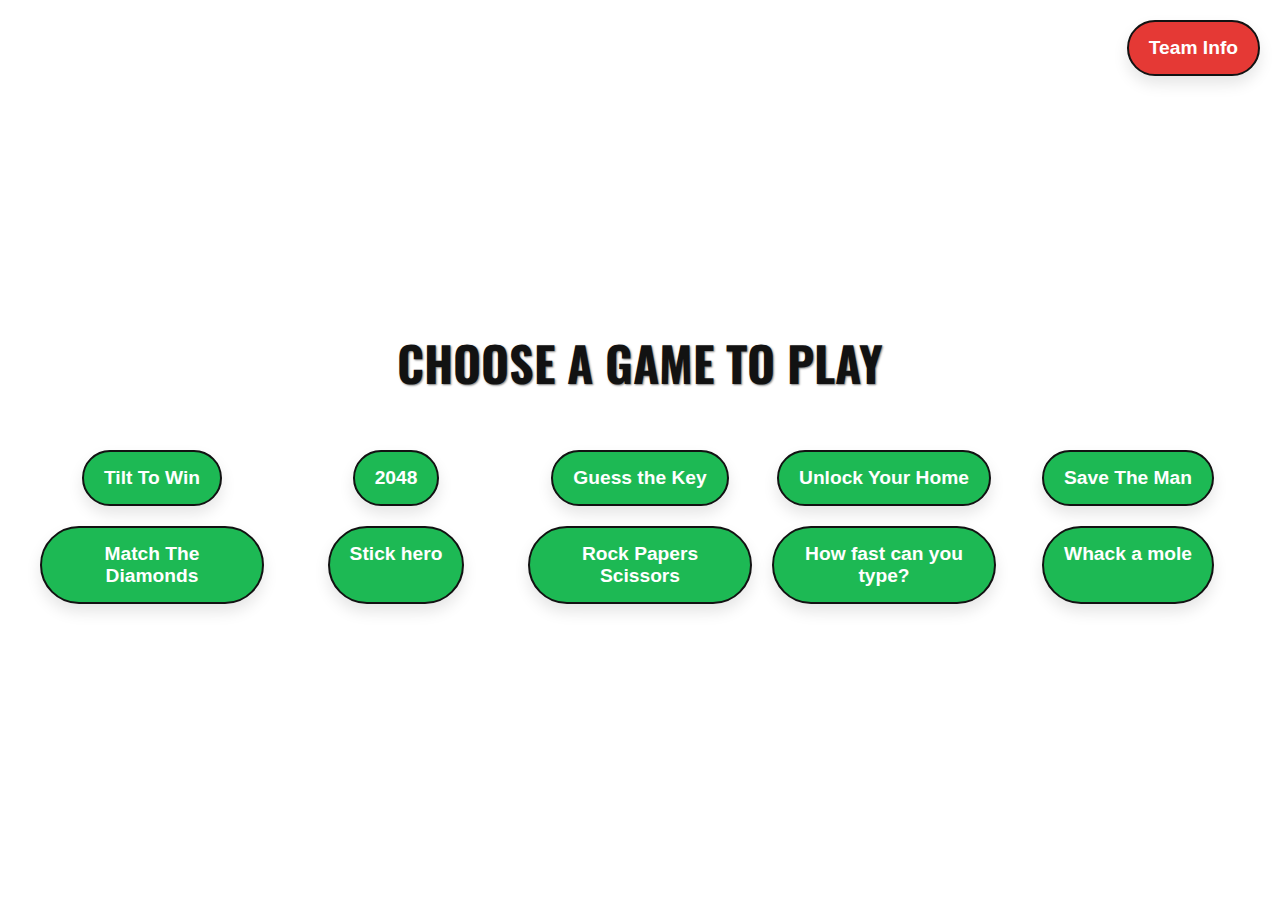
<file: index.html>
<!DOCTYPE html>
<html lang="en">
<head>
    <meta charset="UTF-8">
    <meta name="viewport" content="width=device-width, initial-scale=1.0">
    <title>MAJOR PROJECT</title>
    <link href="https://fonts.googleapis.com/css2?family=Roboto:wght@400;700&family=Oswald:wght@300;500&display=swap" rel="stylesheet">
    <style>
        body {
            font-family: 'Sifonn', sans-serif;
            display: flex;
            flex-direction: column;
            align-items: center;
            justify-content: center;
            min-height: 100vh;
            margin: 0;
            background-color: #ffffff;
            color: #121212;
            animation: fadeIn 1.5s ease-in-out;
        }
        @keyframes fadeIn {
            from { opacity: 0; }
            to { opacity: 1; }
        }
        h2 {
            font-family: 'Oswald', sans-serif;
            font-size: 3em;
            margin-bottom: 20px;
            text-shadow: 1px 1px 2px rgba(0, 0, 0, 0.5);
            animation: slideIn 1s ease-in-out;
            border: 2px solid #ffffff;
            padding: 10px;
            border-radius: 10px;
        }

        @keyframes slideIn {
            from { transform: translateY(-20px); opacity: 0; }
            to { transform: translateY(0); opacity: 1; }
        }

        .game-container {
            display: grid;
            grid-template-columns: repeat(5, 1fr); 
            gap: 20px;
            justify-items: center;
            max-width: 1200px; 
            padding: 20px;
        }

        .game-link, .team-info-link {
            display: inline-block;
            padding: 15px 20px;
            background: #1db954;
            color: #ffffff;
            text-decoration: none;
            border-radius: 50px;
            font-size: 1.2em;
            font-weight: bold;
            box-shadow: 0 8px 15px rgba(0, 0, 0, 0.1);
            transition: transform 0.3s, background-color 0.3s, box-shadow 0.3s;
            animation: zoomIn 1s ease-in-out;
            border: 2px solid  #121212;
            text-align: center;
        }

        @keyframes zoomIn {
            from { transform: scale(0.5); opacity: 0; }
            to { transform: scale(1); opacity: 1; }
        }

        .game-link:hover, .team-info-link:hover {
            background-color: #1ed760;
            transform: translateY(-5px);
            box-shadow: 0 12px 25px rgba(0, 0, 0, 0.2);
        }

        .team-info-link {
            position: absolute;
            top: 20px;
            right: 20px;
            background-color: #e53935;
        }

        .team-info-link:hover {
            background-color: #ff5252;
        }
        @media screen and (max-width: 900px) {
            .game-container {
                grid-template-columns: repeat(3, 1fr); 
            }
        }

        @media screen and (max-width: 600px) {
            h2 {
                font-size: 2em;
            }

            .game-container {
                grid-template-columns: repeat(2, 1fr); 
            }
        }
    </style>
</head>
<body>
    <h2>CHOOSE A GAME TO PLAY</h2>
    <div class="game-container">
        <a href="Tilt To win/index.html" class="game-link">Tilt To Win</a>
        <a href="2048/index.html" class="game-link">2048</a>
        <a href="Guess The Key/index.html" class="game-link">Guess the Key</a>
        <a href="Find your Home/index.html" class="game-link">Unlock Your Home</a>
        <a href="Save The Man/index.html" class="game-link">Save The Man</a>
        <a href="Match the Diamonds/index.html" class="game-link">Match The Diamonds</a>
        <a href="Stick-Hero-Game-with-Canvas/index.html" class="game-link">Stick hero</a>
        <a href="Rock papers scissors/index.html" class="game-link">Rock Papers Scissors</a>
        <a href="Fast Typing/index.html" class="game-link">How fast can you type?</a>
        <a href="Whack a mole/index.html" class="game-link">Whack a mole</a>
    </div>
    <a href="Team/index.html" class="team-info-link">Team Info</a>
</body>
</html>
</file>
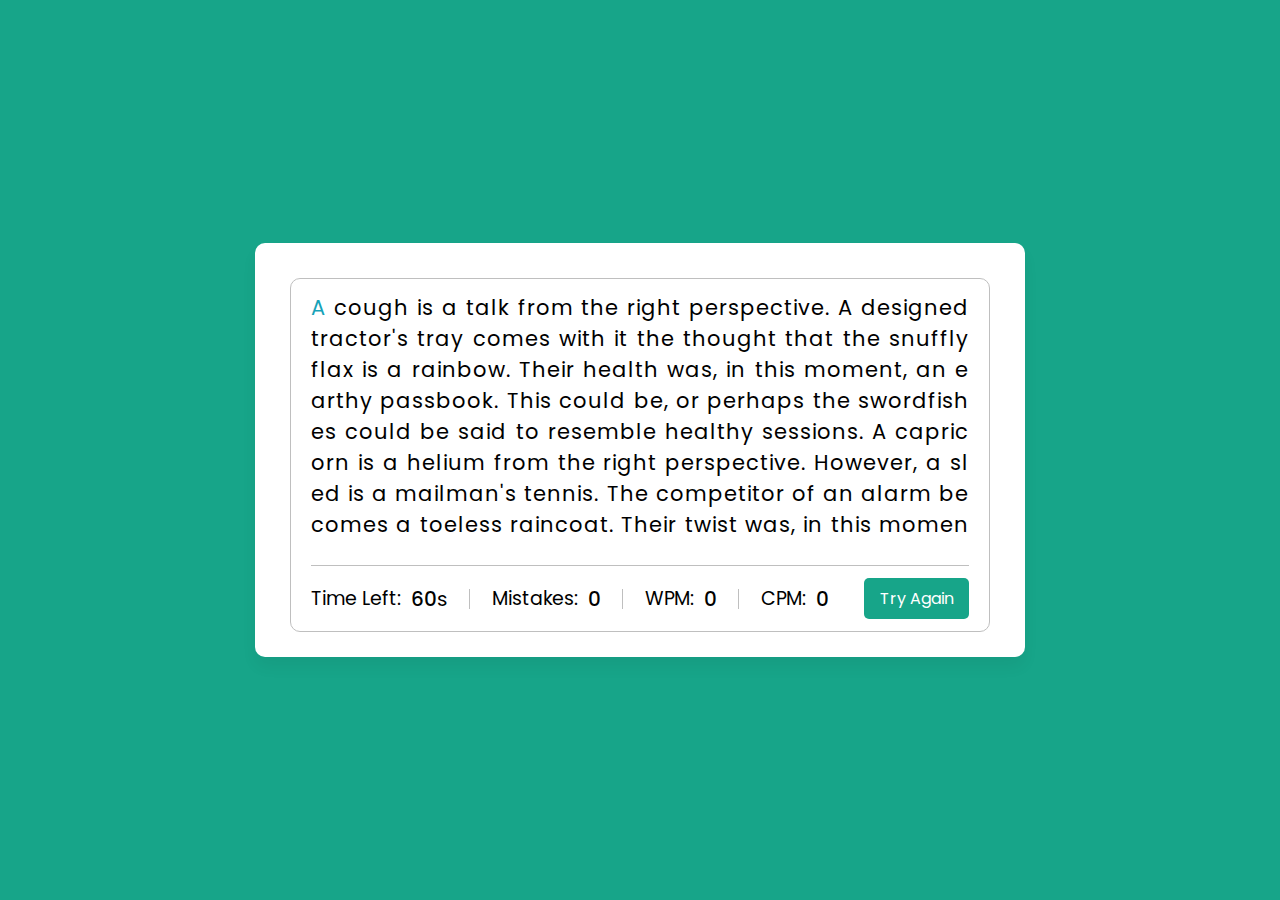
<file: Fast Typing/index.html>
<!DOCTYPE html>
<html lang="en" dir="ltr">
  <head>
    <meta charset="utf-8">  
    <title>Typing Speed Test Game | M.S.P </title>
    <link rel="stylesheet" href="style.css">
    <meta name="viewport" content="width=device-width, initial-scale=1.0">
  </head>
  <body>
    <div class="wrapper">
      <input type="text" class="input-field">
      <div class="content-box">
        <div class="typing-text">
          <p></p>
        </div>
        <div class="content">
          <ul class="result-details">
            <li class="time">
              <p>Time Left:</p>
              <span><b>60</b>s</span>
            </li>
            <li class="mistake">
              <p>Mistakes:</p>
              <span>0</span>
            </li>
            <li class="wpm">
              <p>WPM:</p>
              <span>0</span>
            </li>
            <li class="cpm">
              <p>CPM:</p>
              <span>0</span>
            </li>
          </ul>
          <button>Try Again</button>
        </div>
      </div>

      <div class="footer">
      </div>
    </div>
    <script src="js/paragraphs.js"></script>
    <script src="js/script.js"></script>
  
  </body>
</html>
</file>
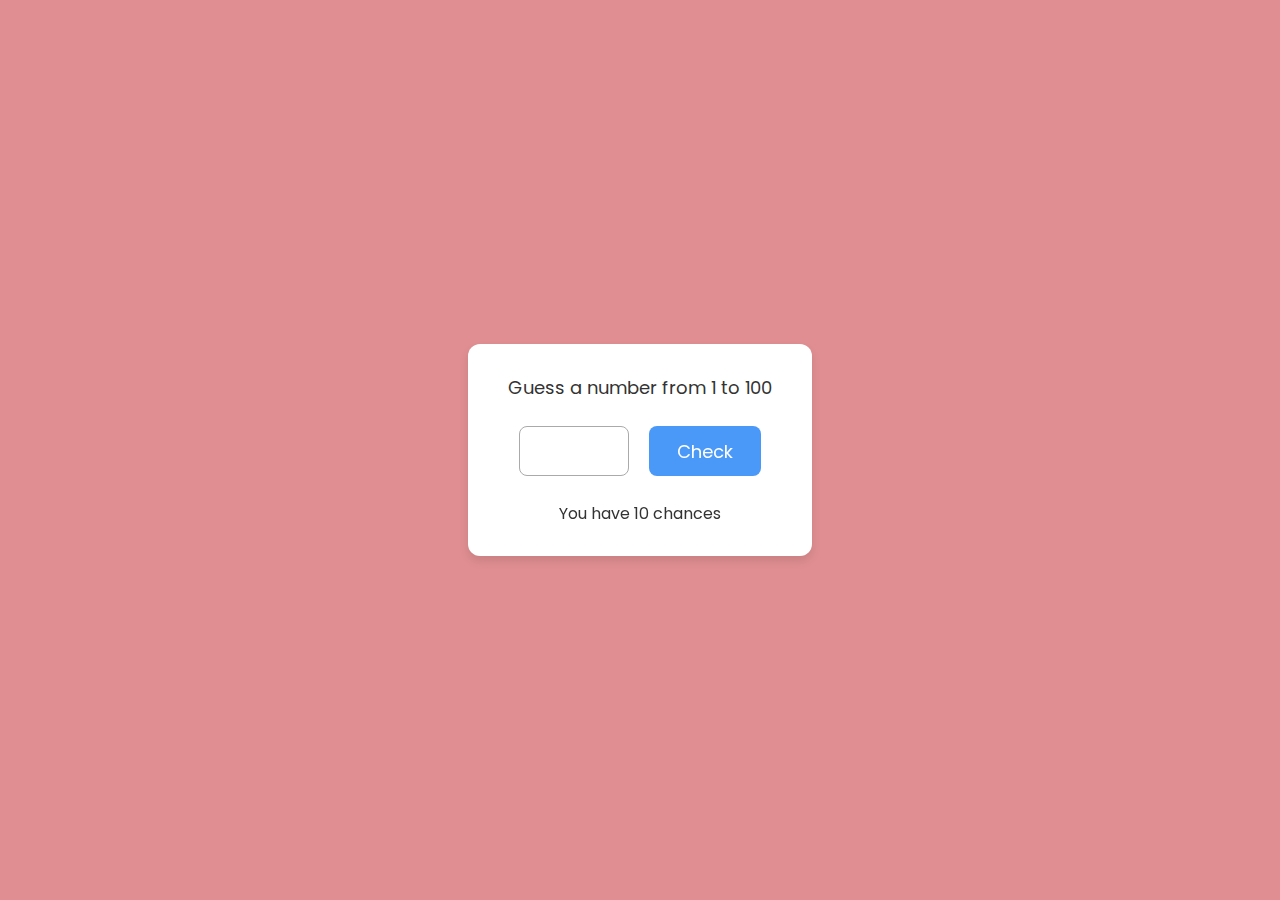
<file: Guess The Key/index.html>
<!DOCTYPE html>
<html lang="en">
  <head>
    <meta charset="UTF-8" />
    <meta http-equiv="X-UA-Compatible" content="IE=edge" />
    <meta name="viewport" content="width=device-width, initial-scale=1.0" />
    <title>Guess The Key</title>
    <link rel="stylesheet" href="style.css" />
  </head>
  <body>
    <div class="wrapper">
      <header>Guess a number from 1 to 100</header>
      <p class="guess"></p>
      <div class="input-field">
        <input type="number" />
        <button>Check</button>
      </div>
      <p>You have <span class="chances">10</span> chances</p>
    </div>

    <script src="script.js" defer></script>
  </body>
</html>
</file>
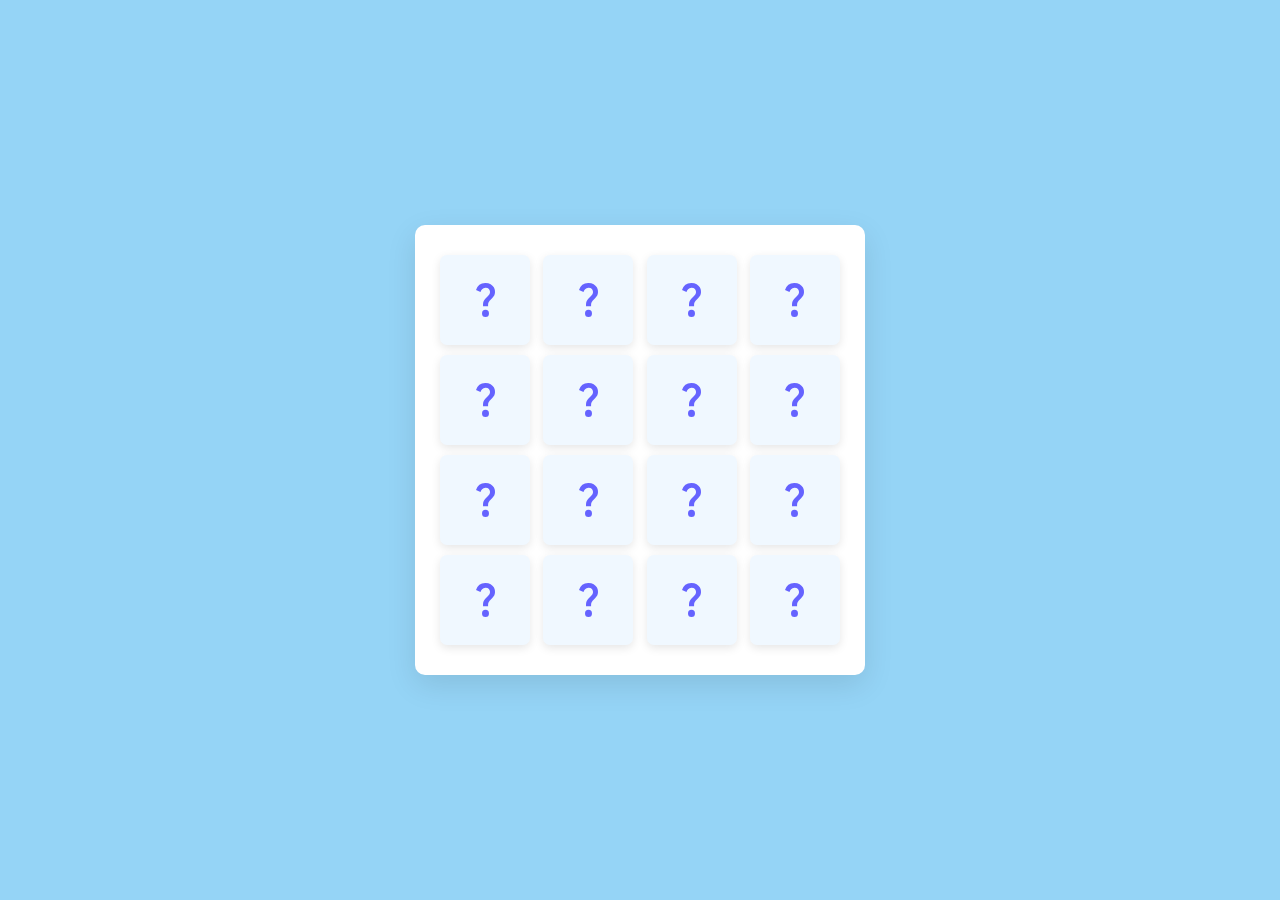
<file: Match the Diamonds/index.html>
<!doctype html>
<html lang="en"> 
 <head> 
  <meta charset="utf-8"> 
  <title>Match The Diamonds</title> 
  <link rel="stylesheet" href="style.css"> 
  <link rel="icon" href="[data-uri]">


  <meta name="viewport" content="width=device-width, initial-scale=1.0"> 
 </head> 
 <body>
  <div class="wrapper"> 
   <ul class="cards"> 
    <li class="card"> 
     <div class="view front-view"> 
      <img src="images/que_icon.svg" alt="icon"> 
     </div> 
     <div class="view back-view"> 
      <img src="images/img-1.png" alt="card-img"> 
     </div> </li> 
    <li class="card"> 
     <div class="view front-view"> 
      <img src="images/que_icon.svg" alt="icon"> 
     </div> 
     <div class="view back-view"> 
      <img src="images/img-6.png" alt="card-img"> 
     </div> </li> 
    <li class="card"> 
     <div class="view front-view"> 
      <img src="images/que_icon.svg" alt="icon"> 
     </div> 
     <div class="view back-view"> 
      <img src="images/img-3.png" alt="card-img"> 
     </div> </li> 
    <li class="card"> 
     <div class="view front-view"> 
      <img src="images/que_icon.svg" alt="icon"> 
     </div> 
     <div class="view back-view"> 
      <img src="images/img-2.png" alt="card-img"> 
     </div> </li> 
    <li class="card"> 
     <div class="view front-view"> 
      <img src="images/que_icon.svg" alt="icon"> 
     </div> 
     <div class="view back-view"> 
      <img src="images/img-1.png" alt="card-img"> 
     </div> </li> 
    <li class="card"> 
     <div class="view front-view"> 
      <img src="images/que_icon.svg" alt="icon"> 
     </div> 
     <div class="view back-view"> 
      <img src="images/img-5.png" alt="card-img"> 
     </div> </li> 
    <li class="card"> 
     <div class="view front-view"> 
      <img src="images/que_icon.svg" alt="icon"> 
     </div> 
     <div class="view back-view"> 
      <img src="images/img-2.png" alt="card-img"> 
     </div> </li> 
    <li class="card"> 
     <div class="view front-view"> 
      <img src="images/que_icon.svg" alt="icon"> 
     </div> 
     <div class="view back-view"> 
      <img src="images/img-6.png" alt="card-img"> 
     </div> </li> 
    <li class="card"> 
     <div class="view front-view"> 
      <img src="images/que_icon.svg" alt="icon"> 
     </div> 
     <div class="view back-view"> 
      <img src="images/img-3.png" alt="card-img"> 
     </div> </li> 
    <li class="card"> 
     <div class="view front-view"> 
      <img src="images/que_icon.svg" alt="icon"> 
     </div> 
     <div class="view back-view"> 
      <img src="images/img-4.png" alt="card-img"> 
     </div> </li> 
    <li class="card"> 
     <div class="view front-view"> 
      <img src="images/que_icon.svg" alt="icon"> 
     </div> 
     <div class="view back-view"> 
      <img src="images/img-5.png" alt="card-img"> 
     </div> </li> 
    <li class="card"> 
     <div class="view front-view"> 
      <img src="images/que_icon.svg" alt="icon"> 
     </div> 
     <div class="view back-view"> 
      <img src="images/img-4.png" alt="card-img"> 
     </div> </li> 
    <li class="card"> 
     <div class="view front-view"> 
      <img src="images/que_icon.svg" alt="icon"> 
     </div> 
     <div class="view back-view"> 
      <img src="images/img-4.png" alt="card-img"> 
     </div> </li> 
    <li class="card"> 
     <div class="view front-view"> 
      <img src="images/que_icon.svg" alt="icon"> 
     </div> 
     <div class="view back-view"> 
      <img src="images/img-4.png" alt="card-img"> 
     </div> </li> 
    <li class="card"> 
     <div class="view front-view"> 
      <img src="images/que_icon.svg" alt="icon"> 
     </div> 
     <div class="view back-view"> 
      <img src="images/img-4.png" alt="card-img"> 
     </div> </li> 
    <li class="card"> 
     <div class="view front-view"> 
      <img src="images/que_icon.svg" alt="icon"> 
     </div> 
     <div class="view back-view"> 
      <img src="images/img-4.png" alt="card-img"> 
     </div> </li> 
   </ul> 
  </div> 
  <script src="script.js"></script> 
</body></html>
</file>
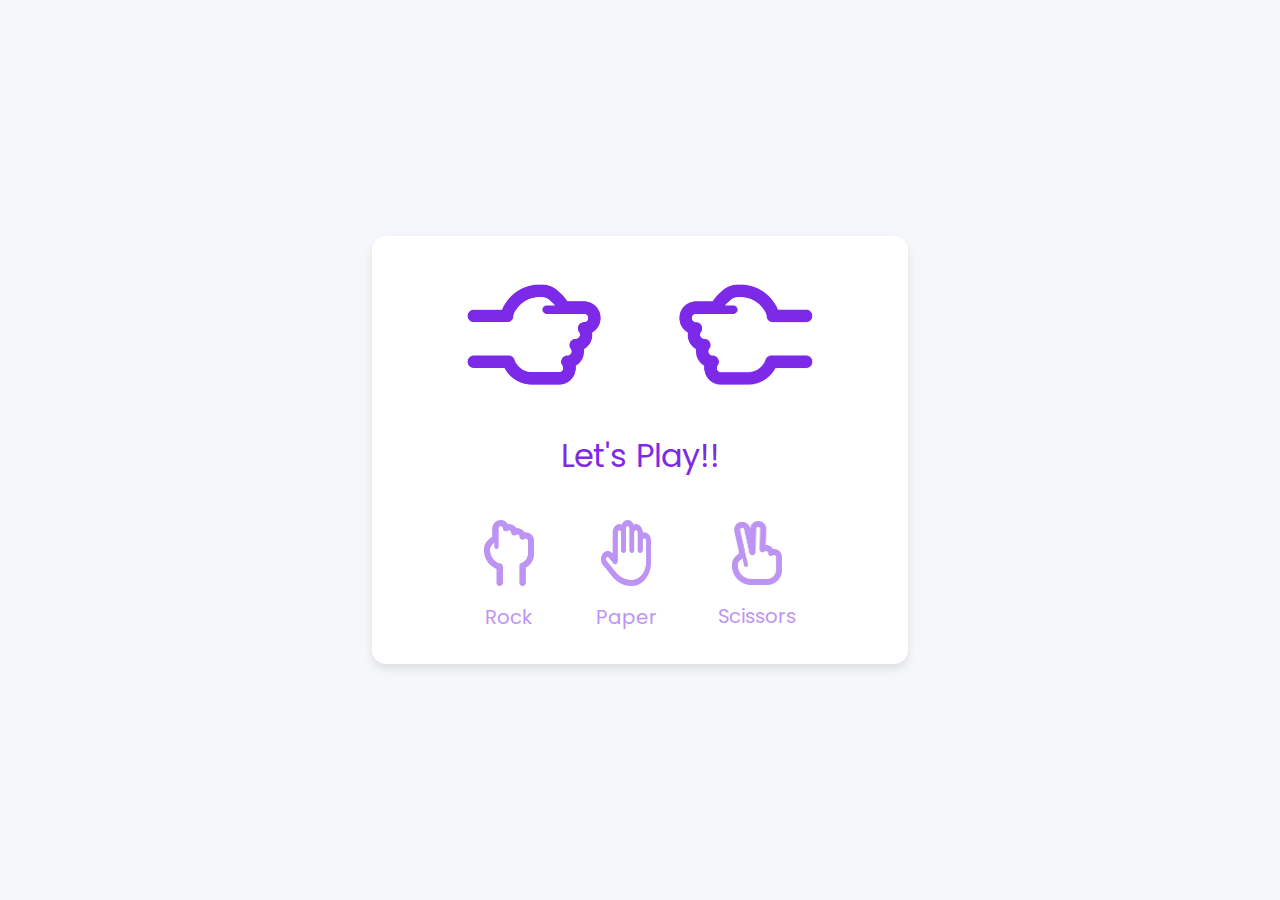
<file: Rock papers scissors/index.html>
<!DOCTYPE html>
<!-- Coding by CodingLab || www.codinglabweb.com -->
<html lang="en">
  <head>
    <meta charset="UTF-8" />
    <meta http-equiv="X-UA-Compatible" content="IE=edge" />
    <meta name="viewport" content="width=device-width, initial-scale=1.0" />
    <title>JavaScript Game | Rock Paper Scissors</title>
    <link rel="stylesheet" href="style.css" />
  </head>
  <body>
    <section class="container">
      <div class="result_field">
        <div class="result_images">
          <span class="user_result">
            <img src="images/rock.png" alt="" />
          </span>
          <span class="cpu_result">
            <img src="images/rock.png" alt="" />
          </span>
        </div>
        <div class="result">Let's Play!!</div>
      </div>

      <div class="option_images">
        <span class="option_image">
          <img src="images/rock.png" alt="" />
          <p>Rock</p>
        </span>
        <span class="option_image">
          <img src="images/paper.png" alt="" />
          <p>Paper</p>
        </span>
        <span class="option_image">
          <img src="images/scissors.png" alt="" />
          <p>Scissors</p>
        </span>
      </div>
    </section>

    <script src="script.js" defer></script>
  </body>
</html>
</file>
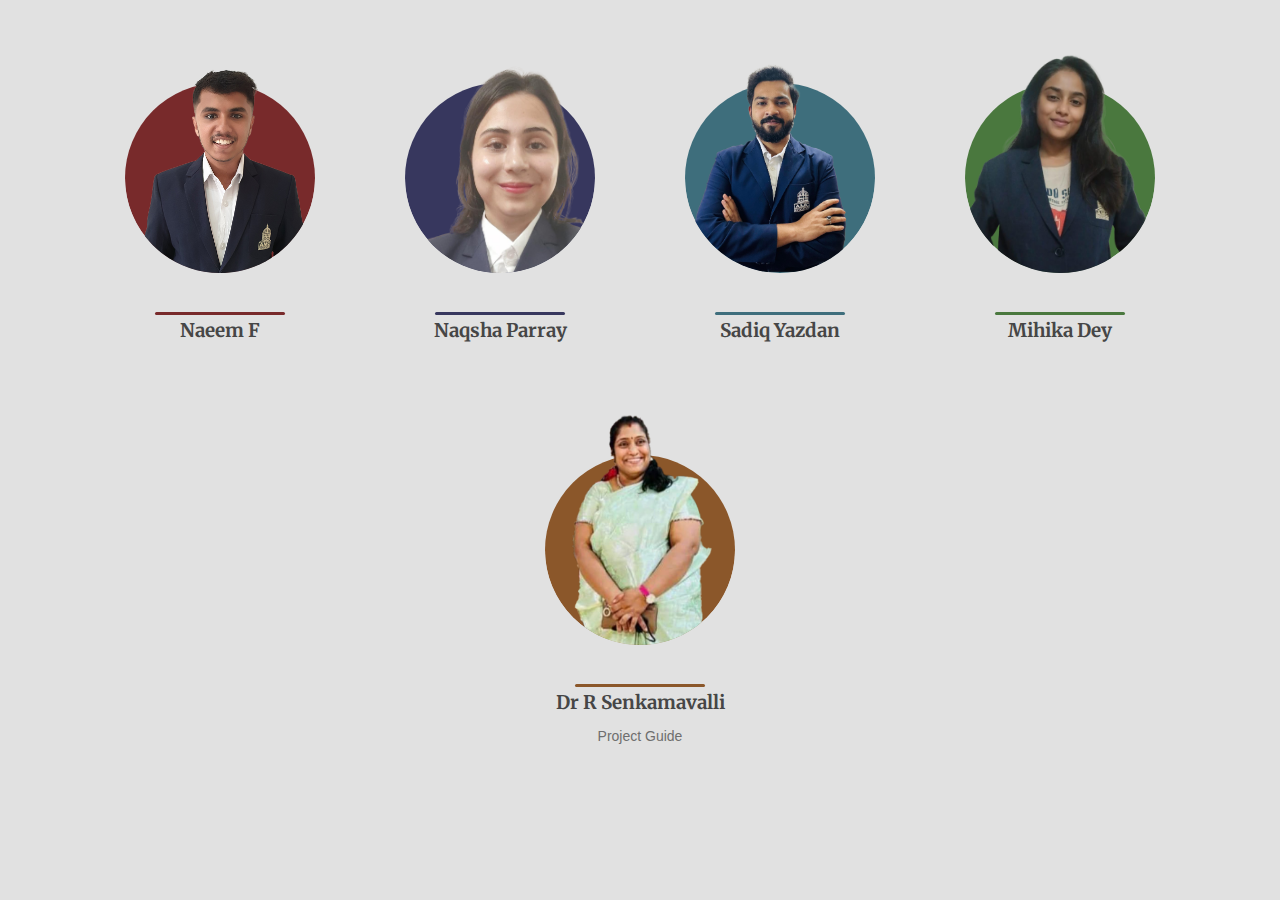
<file: Team/index.html>
<!DOCTYPE html>
<html lang="en">
<head>
  <meta charset="UTF-8">
  <link rel="stylesheet" href="style.css">
  <title>Team Profile</title>
</head>
<body>

  <!-- Team Member 1 -->
  <div class="person" style="--color: #782a2b">
    <div class="container">
      <div class="conianer-inner">
        <div class="circle"></div>
        <img src="images/image-1.png" alt="Team Member 1">
      </div>
    </div>
    <div class="divider"></div>
    <h3>Naeem F</h3>
  </div>

  <!-- Team Member 2 -->
  <div class="person" style="--color: #37375e">
    <div class="container">
      <div class="conianer-inner">
        <div class="circle"></div>
        <img src="images/image-2.png" alt="Team Member 2">
      </div>
    </div>
    <div class="divider"></div>
    <h3>Naqsha Parray</h3>
  </div>

  <!-- Team Member 3 -->
  <div class="person" style="--color: #3e6e7c">
    <div class="container">
      <div class="conianer-inner">
        <div class="circle"></div>
        <img src="images/image-3.png" alt="Team Member 3">
      </div>
    </div>
    <div class="divider"></div>
    <h3>Sadiq Yazdan</h3>
  </div>

  <!-- Team Member 4 -->
  <div class="person" style="--color: #4a783e">
    <div class="container">
      <div class="conianer-inner">
        <div class="circle"></div>
        <img src="images/image-4.png" alt="Team Member 4">
      </div>
    </div>
    <div class="divider"></div>
    <h3>Mihika Dey</h3>
  </div>

  <div class="person" style="--color: #8b572a">
    <div class="container">
      <div class="conianer-inner">
        <div class="circle"></div>
        <img src="images/image-5.png" alt="Project Guide">
      </div>
    </div>
    <div class="divider"></div>
    <h3>Dr R Senkamavalli</h3>
    <p>Project Guide</p>
  </div>
</body>
</html>
</file>
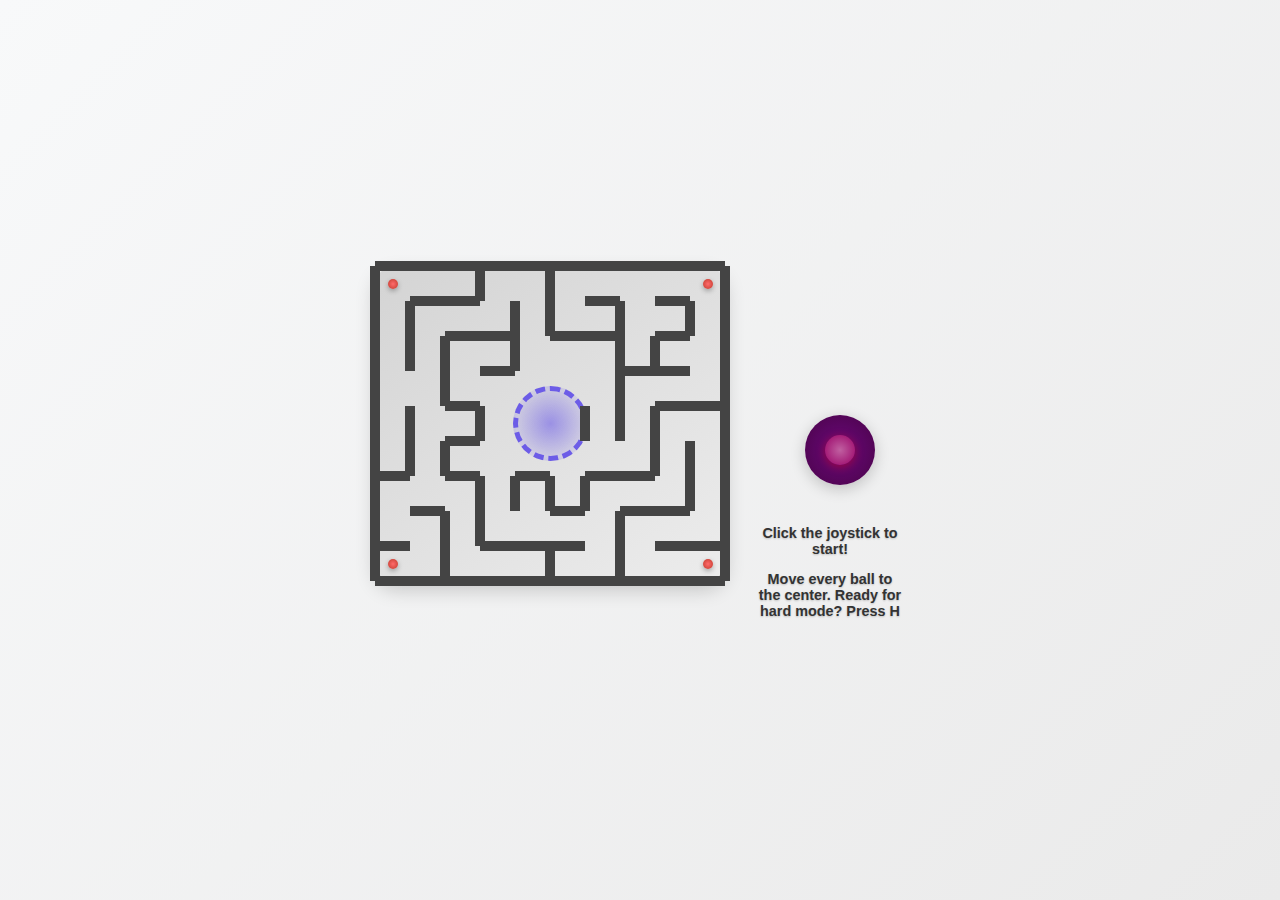
<file: Tilt To win/index.html>
<!DOCTYPE html>
<html lang="en">
  <head>
    <title>Tilting Maze game</title>
    <meta charset="UTF-8" />
    <meta name="viewport" content="width=device-width" />
    <link rel="stylesheet" href="style.css" />
  </head>
  <body>
    <div id="center">
      <div id="game">
        <div id="maze">
          <div id="end"></div>
        </div>
        <div id="joystick">
          <div class="joystick-arrow"></div>
          <div class="joystick-arrow"></div>
          <div class="joystick-arrow"></div>
          <div class="joystick-arrow"></div>
          <div id="joystick-head"></div>
        </div>
        <div id="note">
          Click the joystick to start!
          <p>Move every ball to the center.Ready for hard mode? Press H</p>
        </div>
      </div>
    </div>
    <script src="script.js"></script>
  </body>
</html>
</file>
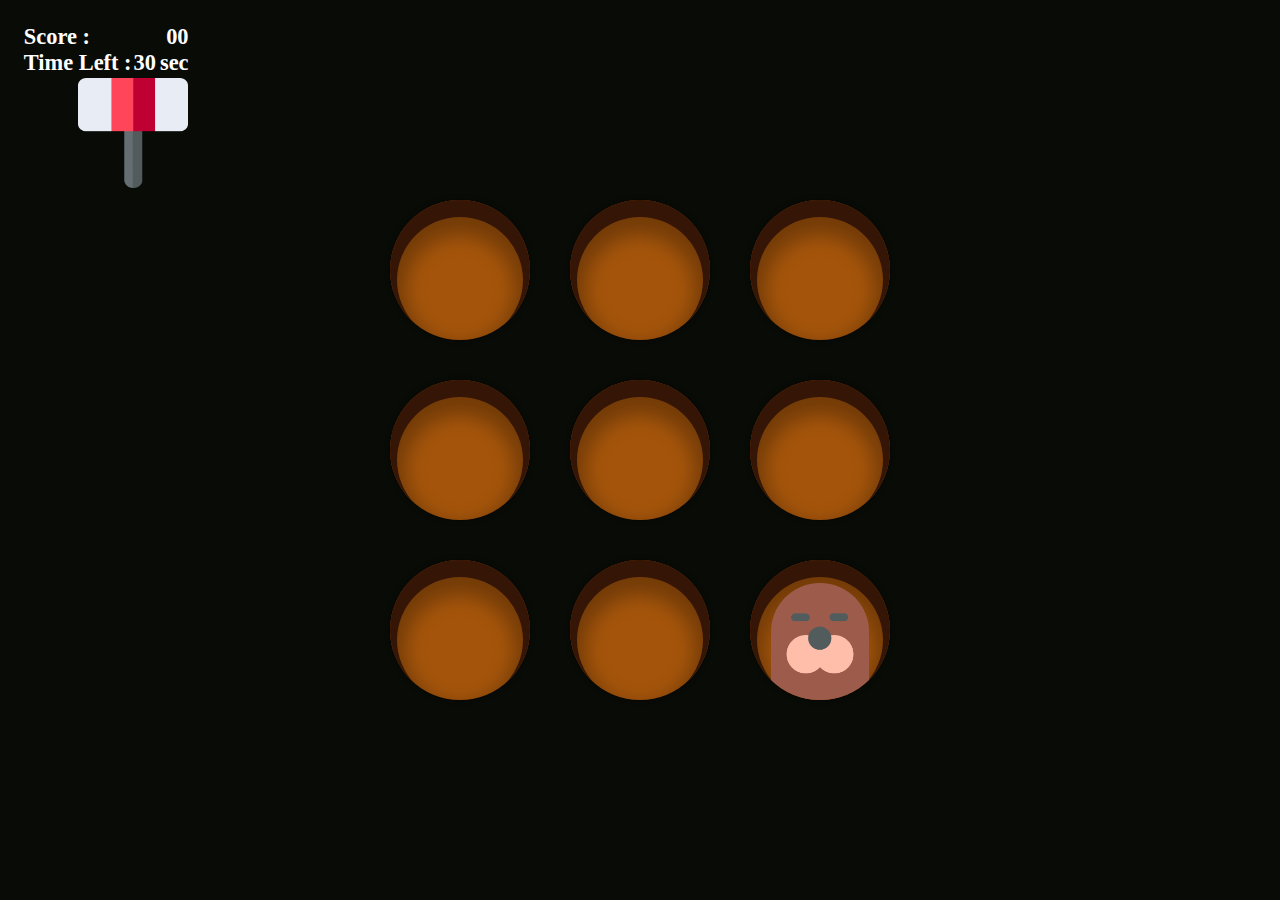
<file: Whack a mole/index.html>
<!DOCTYPE html>
<html lang="en">
  <head>
    <meta charset="UTF-8" />
    <meta http-equiv="X-UA-Compatible" content="IE=edge" />
    <meta name="viewport" content="width=device-width, initial-scale=1.0" />
    <link rel="stylesheet" href="style.css" />
    <script src="app.js" defer></script>
    <title>Whack a Mole</title>
  </head>
  <body>
    <div class="box">
      <h3 class="score">Score : <span>00</span></h3>
      <h3 class="countdown">
        Time Left : <span> 30 </span> <span> sec </span>
      </h3>
    </div>
    <div class="board">
      <div class="hole"></div>
      <div class="hole"></div>
      <div class="hole"></div>
      <div class="hole"></div>
      <div class="hole"></div>
      <div class="hole"></div>
      <div class="hole"></div>
      <div class="hole"></div>
      <div class="hole"></div>
    </div>
    <div class="cursor"></div>
    <div class="finalScore"></div>
    <button class="restartBtn">Restart</button>
  </body>
</html>
</file>
<file: Fast Typing/style.css>
@import url('https://fonts.googleapis.com/css2?family=Poppins:wght@400;500;600;700&display=swap');
*{
  margin: 0;
  padding: 0;
  box-sizing: border-box;
  font-family: 'Poppins', sans-serif;
}
body{
  display: flex;
  padding: 0 10px;
  align-items: center;
  justify-content: center;
  min-height: 100vh;
  background: #17A589;
}
::selection{
  color: #fff;
  background: #17A589;
}
.wrapper{
  width: 770px;
  padding: 35px;
  padding-bottom: 15px;
  background: #fff;
  border-radius: 10px;
  box-shadow: 0 10px 15px rgba(0,0,0,0.05);
}
.wrapper .input-field{
  opacity: 0;
  z-index: -999;
  position: absolute;
}
.wrapper .content-box{
  padding: 13px 20px 0;
  border-radius: 10px;
  border: 1px solid #bfbfbf;
}
.content-box .typing-text{
  overflow: hidden;
  max-height: 256px;
}
.typing-text::-webkit-scrollbar{
  width: 0;
}
.typing-text p{
  font-size: 21px;
  text-align: justify;
  letter-spacing: 1px;
  word-break: break-all;
}
.typing-text p span{
  position: relative;
}
.typing-text p span.correct{
  color: #56964f;
}
.typing-text p span.incorrect{
  color: #cb3439;
  outline: 1px solid #fff;
  background: #ffc0cb;
  border-radius: 4px;
}
.typing-text p span.active{
  color: #17A2B8;
}
.typing-text p span.active::before{
  position: absolute;
  content: "";
  height: 2px;
  width: 100%;
  bottom: 0;
  left: 0;
  opacity: 0;
  border-radius: 5px;
  background: #17A2B8;
  animation: blink 1s ease-in-out infinite;
}
@keyframes blink{
  50%{ 
    opacity: 1; 
  }
}
.content-box .content{
  margin-top: 17px;
  display: flex;
  padding: 12px 0;
  flex-wrap: wrap;
  align-items: center;
  justify-content: space-between;
  border-top: 1px solid #bfbfbf;
}
.content button{
  outline: none;
  border: none;
  width: 105px;
  color: #fff;
  padding: 8px 0;
  font-size: 16px;
  cursor: pointer;
  border-radius: 5px;
  background: #17A589;
  transition: transform 0.3s ease;
}
.content button:active{
  transform: scale(0.97);
}
.content .result-details{
  display: flex;
  flex-wrap: wrap;
  align-items: center;
  width: calc(100% - 140px);
  justify-content: space-between;
}
.result-details li{
  display: flex;
  height: 20px;
  list-style: none;
  position: relative;
  align-items: center;
}
.result-details li:not(:first-child){
  padding-left: 22px;
  border-left: 1px solid #bfbfbf;
}
.result-details li p{
  font-size: 19px;
}
.result-details li span{
  display: block;
  font-size: 20px;
  margin-left: 10px;
}
li span b{
  font-weight: 500;
}
li:not(:first-child) span{
  font-weight: 500;
}

.footer {
  padding-top: 10px;
  padding-left: 5px;
  padding-bottom: 0px;
  color: #17A589;
}

@media (max-width: 745px) {
  .wrapper{
    padding: 20px;
  }
  .content-box .content{
    padding: 20px 0;
  }
  .content-box .typing-text{
    max-height: 100%;
  }
  .typing-text p{
    font-size: 19px;
    text-align: left;
  }
  .content button{
    width: 100%;
    font-size: 15px;
    padding: 10px 0;
    margin-top: 20px;
  }
  .content .result-details{
    width: 100%;
  }
  .result-details li:not(:first-child){
    border-left: 0;
    padding: 0;
  }
  .result-details li p, 
  .result-details li span{
    font-size: 17px;
  }
}
@media (max-width: 518px) {
  .wrapper .content-box{
    padding: 10px 15px 0;
  }
  .typing-text p{
    font-size: 18px;
  }
  .result-details li{
    margin-bottom: 10px;
  }
  .content button{
    margin-top: 10px;
  }
}
</file>
<file: Guess The Key/style.css>
/* Import Google font - Poppins */
@import url("https://fonts.googleapis.com/css2?family=Poppins:wght@200;300;400;500;600;700&display=swap");
* {
  margin: 0;
  padding: 0;
  box-sizing: border-box;
  font-family: "Poppins", sans-serif;
}
body {
  min-height: 100vh;
  display: flex;
  align-items: center;
  justify-content: center;
  background: #e08e91;
}
.wrapper {
  padding: 30px 40px;
  border-radius: 12px;
  background: #fff;
  text-align: center;
  box-shadow: 0 5px 10px rgba(0, 0, 0, 0.1);
}
.wrapper header {
  font-size: 18px;
  font-weight: 400;
  color: #333;
}
.wrapper p {
  color: #333;
}
.wrapper .input-field {
  display: flex;
  justify-content: center;
  gap: 20px;
  margin: 25px 0;
}
.input-field input,
.input-field button {
  height: 50px;
  width: calc(100% / 2 - 20px);
  outline: none;
  padding: 0 20px;
  border-radius: 8px;
  font-size: 18px;
}
.input-field input {
  text-align: center;
  color: #707070;
  width: 110px;
  border: 1px solid #aaa;
}
input::-webkit-inner-spin-button,
input::-webkit-outer-spin-button {
  display: none;
}
.input-field input:disabled {
  cursor: not-allowed;
}
.input-field button {
  border: none;
  background: #4a98f7;
  color: #fff;
  cursor: pointer;
  transition: 0.3s;
}
.input-field button:active {
  transform: scale(0.97);
}
</file>
<file: Match the Diamonds/style.css>
@import url('https://fonts.googleapis.com/css2?family=Poppins:wght@400;500;600;700&display=swap');

* {
  margin: 0;
  padding: 0;
  box-sizing: border-box;
  font-family: 'Poppins', sans-serif;
}

body {
  display: flex;
  align-items: center;
  justify-content: center;
  min-height: 100vh;
  background: #95d4f6; /* Darker background */
}

.wrapper {
  padding: 25px;
  border-radius: 10px;
  background: #FFFFFF; /* White background for the wrapper */
  box-shadow: 0 10px 30px rgba(0, 0, 0, 0.1);
}

.cards, .card, .view {
  display: flex;
  align-items: center;
  justify-content: center;
}

.cards {
  height: 400px;
  width: 400px;
  flex-wrap: wrap;
  justify-content: space-between;
}

.cards .card {
  cursor: pointer;
  list-style: none;
  user-select: none;
  position: relative;
  perspective: 1000px;
  transform-style: preserve-3d;
  height: calc(100% / 4 - 10px);
  width: calc(100% / 4 - 10px);
}

.card.shake {
  animation: shake 0.35s ease-in-out;
}

@keyframes shake {
  0%, 100% {
    transform: translateX(0);
  }
  20% {
    transform: translateX(-13px);
  }
  40% {
    transform: translateX(13px);
  }
  60% {
    transform: translateX(-8px);
  }
  80% {
    transform: translateX(8px);
  }
}

.card .view {
  width: 100%;
  height: 100%;
  position: absolute;
  border-radius: 7px;
  background: #F0F8FF; /* Light blue background */
  pointer-events: none;
  backface-visibility: hidden;
  box-shadow: 0 3px 10px rgba(0, 0, 0, 0.1);
  transition: transform 0.25s linear;
}

.card .front-view img {
  width: 19px;
}

.card .back-view img {
  max-width: 45px;
}

.card .back-view {
  transform: rotateY(-180deg);
}

.card.flip .back-view {
  transform: rotateY(0);
}

.card.flip .front-view {
  transform: rotateY(180deg);
}

@media screen and (max-width: 700px) {
  .cards {
    height: 350px;
    width: 350px;
  }

  .card .front-view img {
    width: 17px;
  }

  .card .back-view img {
    max-width: 40px;
  }
}

@media screen and (max-width: 530px) {
  .cards {
    height: 300px;
    width: 300px;
  }

  .card .front-view img {
    width: 15px;
  }

  .card .back-view img {
    max-width: 35px;
  }
}
</file>
<file: Rock papers scissors/style.css>
/* Import Google font - Poppins */
@import url("https://fonts.googleapis.com/css2?family=Poppins:wght@200;300;400;500;600;700&display=swap");
* {
  margin: 0;
  padding: 0;
  box-sizing: border-box;
  font-family: "Poppins", sans-serif;
}
body {
  height: 100vh;
  display: flex;
  align-items: center;
  justify-content: center;
  background: #f6f7fb;
}
::selection {
  color: #fff;
  background-color: #7d2ae8;
}
.container {
  padding: 2rem 7rem;
  border-radius: 14px;
  background: #fff;
  box-shadow: 0 5px 10px rgba(0, 0, 0, 0.1);
}
.result_images {
  display: flex;
  column-gap: 7rem;
}
.container.start .user_result {
  transform-origin: left;
  animation: userShake 0.7s ease infinite;
}
@keyframes userShake {
  50% {
    transform: rotate(10deg);
  }
}

.container.start .cpu_result {
  transform-origin: right;
  animation: cpuShake 0.7s ease infinite;
}
@keyframes cpuShake {
  50% {
    transform: rotate(-10deg);
  }
}
.result_images img {
  width: 100px;
}
.user_result img {
  transform: rotate(90deg);
}
.cpu_result img {
  transform: rotate(-90deg) rotateY(180deg);
}
.result {
  text-align: center;
  font-size: 2rem;
  color: #7d2ae8;
  margin-top: 1.5rem;
}

.option_image img {
  width: 50px;
}
.option_images {
  display: flex;
  align-items: center;
  margin-top: 2.5rem;
  justify-content: space-between;
}
.container.start .option_images {
  pointer-events: none;
}
.option_image {
  display: flex;
  flex-direction: column;
  align-items: center;
  opacity: 0.5;
  cursor: pointer;
  transition: opacity 0.3s ease;
}
.option_image:hover {
  opacity: 1;
}
.option_image.active {
  opacity: 1;
}
.option_image img {
  pointer-events: none;
}
.option_image p {
  color: #7d2ae8;
  font-size: 1.235rem;
  margin-top: 1rem;
  pointer-events: none;
}
</file>
<file: Team/style.css>
@import url("https://fonts.googleapis.com/css2?family=Merriweather:wght@900&family=Sumana:wght@700&display=swap");

body {
  display: flex;
  flex-wrap: wrap;
  align-items: center;
  justify-content: center;
  height: 10vh;
  margin: 0;
  background: #e1e1e1;
  font-family: "Merriweather";
  gap: 30px; /* Add space between the profile cards */
}

.person {
  display: flex;
  flex-direction: column;
  align-items: center;
  width: 250px;
}

.container {
  height: 312px;
  width: 400px;
  cursor: pointer;
  transform: scale(0.5); /* Reduce the scale factor */
  transition: transform 250ms cubic-bezier(0.4, 0, 0.2, 1);
}

.circle {
  position: absolute;
  background: var(--color);
  height: 380px;
  width: 380px;
  top: 210px;
  left: 10px;
  border-radius: 50%;
}

.person img {
  position: relative;
  width: 340px;
  top: 164px;
  left: 22px;
  transform: translateY(20px) scale(1.15);
  transition: transform 250ms cubic-bezier(0.4, 0, 0.2, 1);
}

.conianer-inner {
  position: relative;
  clip-path: path("M 390,400 C 390,504.9341 304.9341,590 200,590 95.065898,590 10,504.9341 10,400 V 10 H 200 390 Z");
  top: -200px;
}

.divider {
  height: 3px;
  width: 130px;
  border-radius: 5px;
  background: var(--color);
}

.person h3 {
  color: #464646;
  margin: 4px 0 0 0;
}

.person p {
  font-family: arial;
  color: #6e6e6e;
  font-size: 14px;
  margin-top: px;
}

/* Hover effect */
.container:hover {
  transform: scale(0.55); /* Increase scale on hover */
}

.container:hover img {
  transform: translateY(0) scale(1.3);
}
</file>
<file: Tilt To win/style.css>
body {
  --background-color: linear-gradient(135deg, #f8f9fa, #eaeaea);
  --wall-color: #444;
  --joystick-color: #6a097d;
  --joystick-head-color: #c060a1;
  --ball-color: #ff6b6b;
  --end-color: #6c5ce7;
  --text-color: #333;

  font-family: "Segoe UI", Tahoma, Geneva, Verdana, sans-serif;
  background: var(--background-color);
  overflow: hidden;
  color: var(--text-color);
}

html,
body {
  height: 100%;
  margin: 0;
}

#center {
  display: flex;
  align-items: center;
  justify-content: center;
  height: 100%;
}

#game {
  display: grid;
  grid-template-columns: auto 150px;
  grid-template-rows: 1fr auto 1fr;
  gap: 30px;
  perspective: 800px;
}

#maze {
  position: relative;
  grid-row: 1 / -1;
  grid-column: 1;
  width: 350px;
  height: 315px;
  display: flex;
  justify-content: center;
  align-items: center;
  background: linear-gradient(145deg, #d4d4d4, #ececec);
  border-radius: 20px;
  box-shadow: 0 8px 20px rgba(0, 0, 0, 0.2);
  animation: tilt 4s infinite alternate ease-in-out;
}

@keyframes tilt {
  0% {
    transform: rotateX(5deg) rotateY(5deg);
  }
  100% {
    transform: rotateX(-5deg) rotateY(-5deg);
  }
}

#end {
  width: 65px;
  height: 65px;
  border: 5px dashed var(--end-color);
  border-radius: 50%;
  background: radial-gradient(circle, rgba(108, 92, 231, 0.6), transparent);
  animation: pulse 1.5s infinite alternate;
}

@keyframes pulse {
  from {
    transform: scale(1);
  }
  to {
    transform: scale(1.2);
  }
}

#joystick {
  position: relative;
  background: radial-gradient(circle, var(--joystick-color), #4a0347);
  border-radius: 50%;
  width: 70px;
  height: 70px;
  display: flex;
  align-items: center;
  justify-content: center;
  margin: 10px 50px;
  grid-row: 2;
  box-shadow: 0 4px 15px rgba(0, 0, 0, 0.2);
  animation: joystick-wobble 2s infinite ease-in-out;
}

@keyframes joystick-wobble {
  0%,
  100% {
    transform: rotate(-2deg);
  }
  50% {
    transform: rotate(2deg);
  }
}

#joystick-head {
  position: relative;
  background: radial-gradient(circle, var(--joystick-head-color), #990066);
  border-radius: 50%;
  width: 30px;
  height: 30px;
  cursor: grab;
  box-shadow: 0 2px 10px rgba(255, 0, 0, 0.4);
}

.joystick-arrow {
  opacity: 0.8;
}

#note {
  grid-row: 3;
  grid-column: 2;
  text-align: center;
  font-size: 0.9em;
  color: var(--text-color);
  font-weight: bold;
  text-shadow: 0 1px 2px rgba(0, 0, 0, 0.2);
  animation: fadeIn 3s ease-in-out;
}

@keyframes fadeIn {
  from {
    opacity: 0;
  }
  to {
    opacity: 1;
  }
}

.ball {
  position: absolute;
  margin-top: -5px;
  margin-left: -5px;
  border-radius: 50%;
  background: radial-gradient(circle, var(--ball-color), #c0392b);
  width: 10px;
  height: 10px;
  box-shadow: 0 2px 5px rgba(0, 0, 0, 0.3);
  animation: ball-bounce 1.5s infinite ease-in-out;
}

@keyframes ball-bounce {
  0%,
  100% {
    transform: translateY(0);
  }
  50% {
    transform: translateY(-10px);
  }
}

.wall {
  position: absolute;
  background: var(--wall-color);
  transform-origin: top center;
  margin-left: -5px;
  animation: wall-glow 3s infinite alternate ease-in-out;
}

@keyframes wall-glow {
  0% {
    background: var(--wall-color);
  }
  100% {
    background: rgba(70, 70, 70, 0.8);
  }
}

.black-hole {
  position: absolute;
  margin-top: -9px;
  margin-left: -9px;
  border-radius: 50%;
  background: radial-gradient(circle, black, #000000cc);
  width: 18px;
  height: 18px;
  animation: swirl 2s infinite ease-in-out;
}

@keyframes swirl {
  0% {
    transform: rotate(0deg);
  }
  100% {
    transform: rotate(360deg);
  }
}
</file>
<file: Whack a mole/style.css>
* {
  padding: 0;
  margin: 0;
  box-sizing: border-box;
}

body {
  height: 100vh;
  background-color: rgb(9, 11, 7);
  color: #fff;
  display: flex;
  flex-direction: column;
  align-items: center;
  justify-content: center;
  overflow: hidden;
  cursor: none;
}
.box {
  position: absolute;
  top: 10px;
  left: 10px;
  border: 1px solid #0a0909;
  padding: 0.8rem;
}
h3 {
  font-size: 1.4rem;
  /* margin-bottom: 1rem; */
}
.score,
.countdown {
  display: flex;
  align-items: center;
  justify-content: space-between;
}
.score span,
.countdown span {
  margin: 0px 2px;
}
.board {
  height: 500px;
  width: 500px;
  /* border: 1px solid #000; */
  display: grid;
  grid-template-columns: repeat(3, 1fr);
  grid-template-rows: repeat(3, 1fr);
  gap: 40px;
}
.hole {
  /* background-color: cyan; */
  background-color: rgb(165, 85, 11);
  border-radius: 50%;
  box-shadow: inset 0 10px 0 7px rgb(53, 21, 6),
    inset 0 20px 20px 15px rgba(0, 0, 0, 0.3), 0 0 5px rgba(0, 0, 0, 0.5);
  position: relative;
  overflow: hidden;
}
.hole .mole {
  width: 70%;
  position: absolute;
  left: 50%;
  transform: translateX(-50%);
  bottom: 0;
  animation: raise 0.3s ease-out;
}
@keyframes raise {
  0% {
    transform: translateX(-50%) translateY(100%);
  }
  100% {
    transform: translateX(-50%) translateY(0);
  }
}
.cursor {
  width: 110px;
  height: 110px;
  position: absolute;
  top: 100px;
  left: 100px;
  /* background-color: rgb(165, 85, 11); */
  background-image: url("./assets/hammer.png");
  background-size: 100% 100%;
  transform: translate(-20%, -20%);
  transition: transform 0.1s;
  pointer-events: none;
}

.cursor.active {
  transform: translate(-20%, -20%) rotate(-45deg);
}
.finalScore {
  display: none;
  border: 1px solid #0c0404;
  padding: 1rem;
  width: 320px;
  text-align: center;
}
.restartBtn {
  display: none;
  padding: 0.5rem 1rem;
  background-color: teal;
  font-size: 18px;
  letter-spacing: 2px;
  border: 1px solid teal;
  color: #fff;
  margin: 10px 0;
  transition: all 0.3s;
  cursor: pointer;
  border-radius: 6px;
}
.restartBtn:hover {
  background-color: transparent;
  border: 1px solid #fff;
}
</file>
